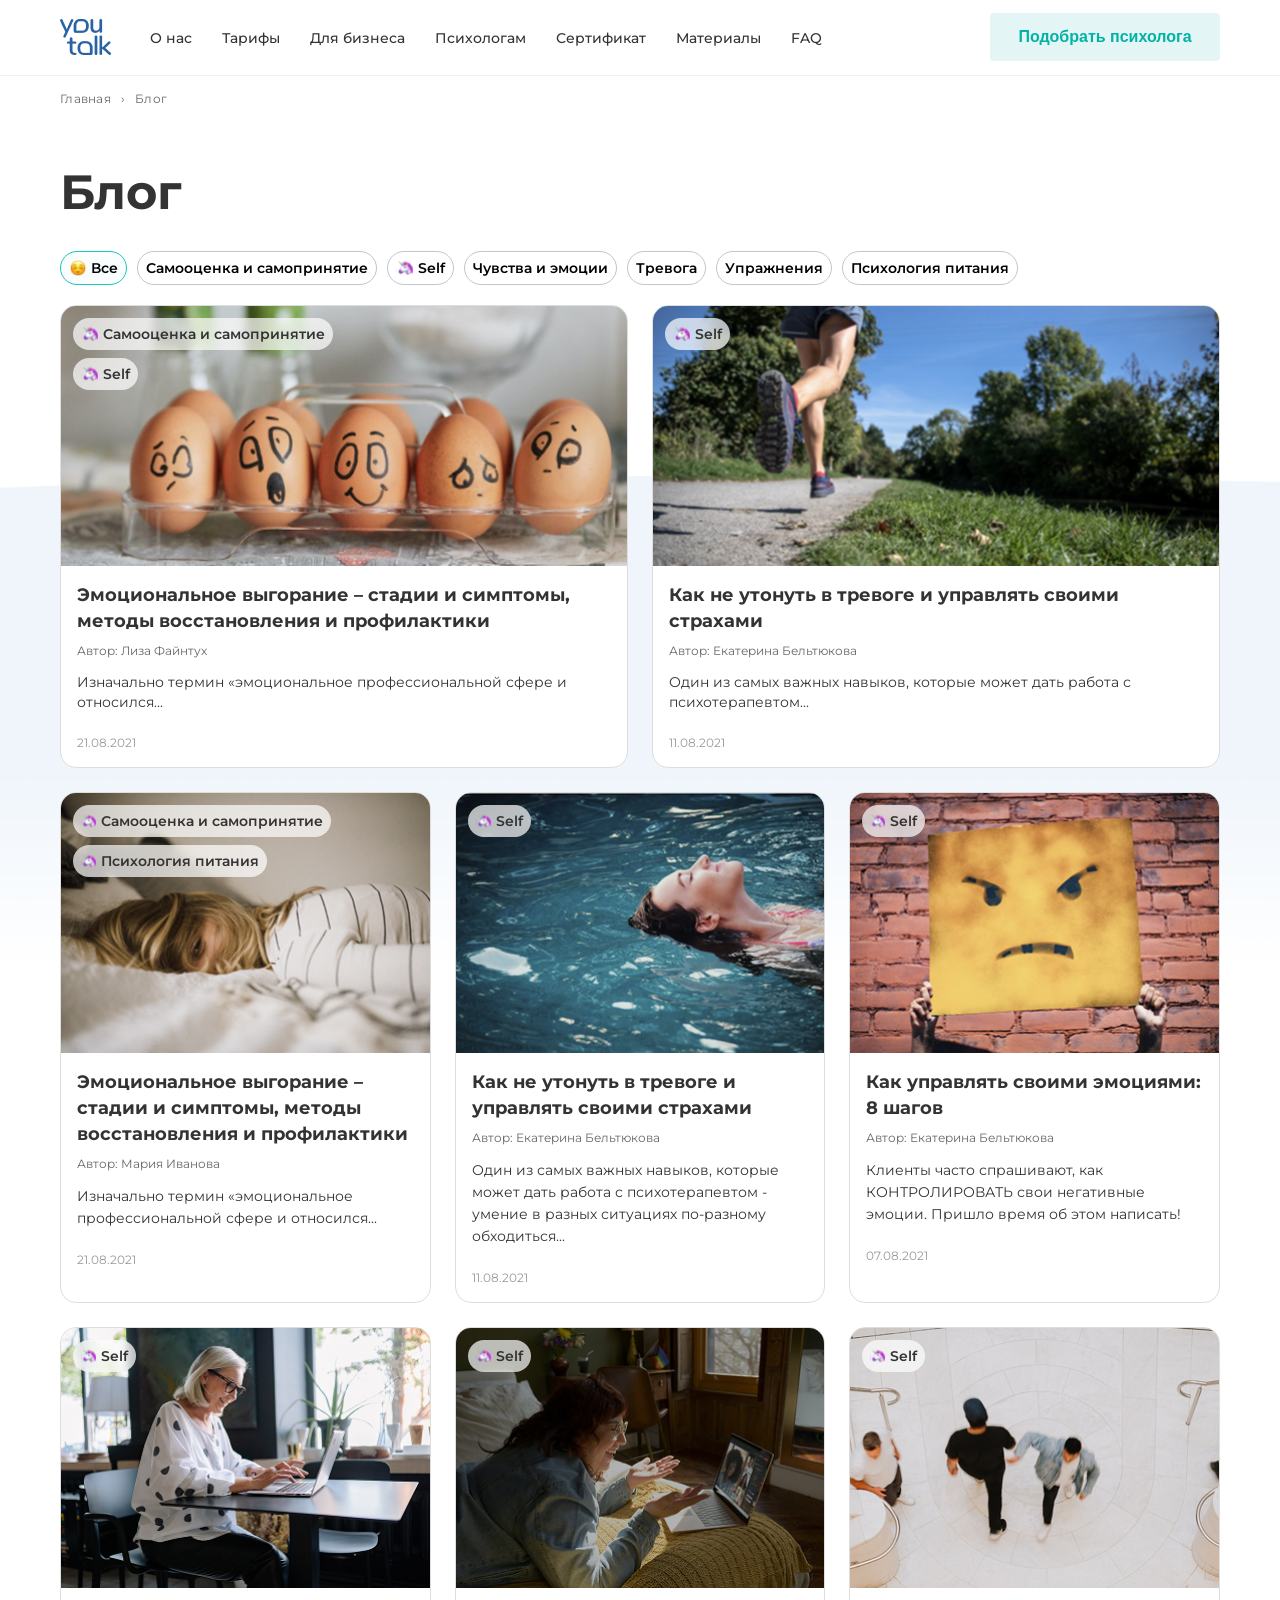
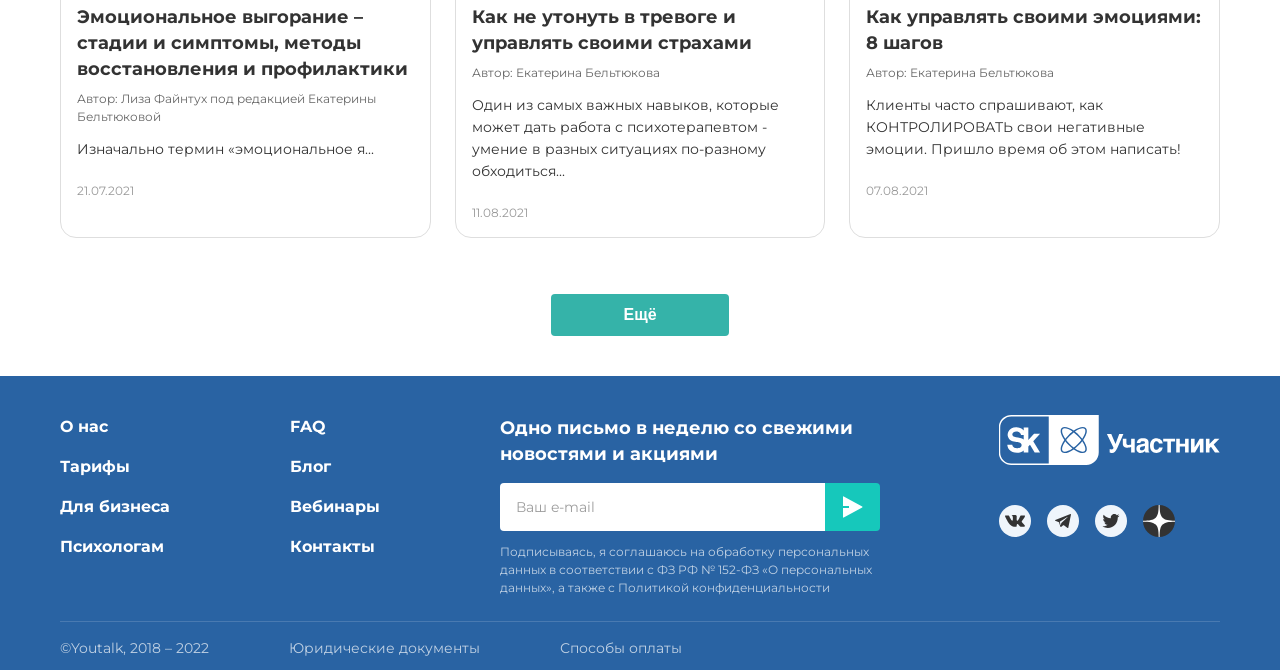
<file: Блог_YouTalk/index.html>
<!DOCTYPE html>
<html lang="ru">

<head>
  <meta charset="UTF-8">
  <meta name="viewport" content="width=device-width, initial-scale=1.0">
  <link rel="preconnect" href="https://fonts.googleapis.com">
  <link rel="preconnect" href="https://fonts.gstatic.com" crossorigin>
  <link href="https://fonts.googleapis.com/css2?family=Montserrat:wght@400;500;600;700&display=swap" rel="stylesheet">
  <title>YouTalk - Блог</title>
  <link rel="stylesheet" href="./css/style.css">
</head>

<body>

  <header class="header">
    <div class="container">
      <div class="header__wrapper">

        <a href="#" class="logo">
          <img src="images/logo.jpg" alt="YouTalk" class="logo__image">
        </a>

        <nav class="nav" aria-label="Основная навигация">
          <ul class="nav__list">
            <li class="nav__item"><a href="#" class="nav__link">О нас</a></li>
            <li class="nav__item"><a href="#" class="nav__link">Тарифы</a></li>
            <li class="nav__item"><a href="#" class="nav__link">Для бизнеса</a></li>
            <li class="nav__item"><a href="#" class="nav__link">Психологам</a></li>
            <li class="nav__item"><a href="#" class="nav__link">Сертификат</a></li>
            <li class="nav__item"><a href="#" class="nav__link">Материалы</a></li>
            <li class="nav__item"><a href="#" class="nav__link">FAQ</a></li>
          </ul>
        </nav>

        <button type="button" class="header__button">Подобрать психолога</button>

      </div>
    </div>
  </header>

  <main class="main">

    <section class="blog">
      <div class="container">

        <nav class="breadcrumbs breadcrumbs--blog" aria-label="Хлебные крошки">
          <a href="#" class="breadcrumbs__link">Главная</a>
          <span class="breadcrumbs__separator" aria-hidden="true">›</span>
          <span class="breadcrumbs__current" aria-current="page">Блог</span>
        </nav>

        <h1 class="blog__title">Блог</h1>

        <nav class="categories" aria-label="Категории статей">
          <button type="button" class="categories__button categories__button--active" aria-pressed="true">
            <img src="./images/Smiling Face.svg" alt="" aria-hidden="true" class="article-card__tag-icon"> Все
          </button>
          <button type="button" class="categories__button" aria-pressed="false">Самооценка и самопринятие</button>
          <button type="button" class="categories__button" aria-pressed="false">
            <img src="./images/Unicorn.svg" alt="" aria-hidden="true" class="article-card__tag-icon"> Self
          </button>
          <button type="button" class="categories__button" aria-pressed="false">Чувства и эмоции</button>
          <button type="button" class="categories__button" aria-pressed="false">Тревога</button>
          <button type="button" class="categories__button" aria-pressed="false">Упражнения</button>
          <button type="button" class="categories__button" aria-pressed="false">Психология питания</button>
        </nav>

        <div class="articles">

          <article class="article-card">
            <img src="./images/article-1.jpg" alt="Яйца с нарисованными маркером лицами" class="article-card__image">
            <div class="article-card__content">
              <ul class="article-card__tags">
                <li class="article-card__tag">
                  <img src="./images/Unicorn.svg" alt="" aria-hidden="true" class="article-card__tag-icon"> Самооценка и самопринятие
                </li>
                <li class="article-card__tag">
                  <img src="./images/Unicorn.svg" alt="" aria-hidden="true" class="article-card__tag-icon"> Self
                </li>
              </ul>
              <h2 class="article-card__title">Эмоциональное выгорание – стадии и симптомы, методы восстановления и профилактики</h2>
              <p class="article-card__author">Автор: Лиза Файнтух</p>
              <p class="article-card__text">Изначально термин «эмоциональное профессиональной сфере и относился...</p>
              <time class="article-card__date" datetime="2021-08-21">21.08.2021</time>
            </div>
          </article>

          <article class="article-card">
            <img src="./images/article-2.jpg" alt="Бег на природе" class="article-card__image">
            <div class="article-card__content">
              <ul class="article-card__tags">
                <li class="article-card__tag">
                  <img src="./images/Unicorn.svg" alt="" aria-hidden="true" class="article-card__tag-icon"> Self
                </li>
              </ul>
              <h2 class="article-card__title">Как не утонуть в тревоге и управлять своими страхами</h2>
              <p class="article-card__author">Автор: Екатерина Бельтюкова</p>
              <p class="article-card__text">Один из самых важных навыков, которые может дать работа с психотерапевтом...</p>
              <time class="article-card__date" datetime="2021-08-11">11.08.2021</time>
            </div>
          </article>

        </div>

        <div class="articles-grid">

          <article class="small-card">
            <img src="./images/article-3.jpg" alt="Бессилье" class="small-card__image">
            <ul class="small-card__tags">
              <li class="small-card__tag">
                <img src="./images/Unicorn.svg" alt="" aria-hidden="true" class="small-card__tag-icon"> Самооценка и самопринятие
              </li>
              <li class="small-card__tag">
                <img src="./images/Unicorn.svg" alt="" aria-hidden="true" class="small-card__tag-icon"> Психология питания
              </li>
            </ul>
            <div class="small-card__content">
              <h3 class="small-card__title">Эмоциональное выгорание – стадии и симптомы, методы восстановления и профилактики</h3>
              <p class="small-card__author">Автор: Мария Иванова</p>
              <p class="small-card__text">Изначально термин «эмоциональное профессиональной сфере и относился...</p>
              <time class="small-card__date" datetime="2021-08-21">21.08.2021</time>
            </div>
          </article>

          <article class="small-card">
            <img src="./images/article-4.jpg" alt="Плавание" class="small-card__image">
            <ul class="small-card__tags">
              <li class="small-card__tag">
                <img src="./images/Unicorn.svg" alt="" aria-hidden="true" class="small-card__tag-icon"> Self
              </li>
            </ul>
            <div class="small-card__content">
              <h3 class="small-card__title">Как не утонуть в тревоге и управлять своими страхами</h3>
              <p class="small-card__author">Автор: Екатерина Бельтюкова</p>
              <p class="small-card__text">Один из самых важных навыков, которые может дать работа с психотерапевтом - умение в разных ситуациях по-разному обходиться...</p>
              <time class="small-card__date" datetime="2021-08-11">11.08.2021</time>
            </div>
          </article>

          <article class="small-card">
            <img src="./images/article-5.jpg" alt="Злобный смайлик" class="small-card__image">
            <ul class="small-card__tags">
              <li class="small-card__tag">
                <img src="./images/Unicorn.svg" alt="" aria-hidden="true" class="small-card__tag-icon"> Self
              </li>
            </ul>
            <div class="small-card__content">
              <h3 class="small-card__title">Как управлять своими эмоциями: 8 шагов</h3>
              <p class="small-card__author">Автор: Екатерина Бельтюкова</p>
              <p class="small-card__text">Клиенты часто спрашивают, как КОНТРОЛИРОВАТЬ свои негативные эмоции. Пришло время об этом написать!</p>
              <time class="small-card__date" datetime="2021-08-07">07.08.2021</time>
            </div>
          </article>

          <article class="small-card">
            <img src="./images/article-6.jpg" alt="Статья о выгорании" class="small-card__image">
            <ul class="small-card__tags">
              <li class="small-card__tag">
                <img src="./images/Unicorn.svg" alt="" aria-hidden="true" class="small-card__tag-icon"> Self
              </li>
            </ul>
            <div class="small-card__content">
              <h3 class="small-card__title">Эмоциональное выгорание – стадии и симптомы, методы восстановления и профилактики</h3>
              <p class="small-card__author">Автор: Лиза Файнтух под редакцией Екатерины Бельтюковой</p>
              <p class="small-card__text">Изначально термин «эмоциональное я...</p>
              <time class="small-card__date" datetime="2021-07-21">21.07.2021</time>
            </div>
          </article>

          <article class="small-card">
            <img src="./images/article-7.jpg" alt="Радостная бабушка за компьютером" class="small-card__image">
            <ul class="small-card__tags">
              <li class="small-card__tag">
                <img src="./images/Unicorn.svg" alt="" aria-hidden="true" class="small-card__tag-icon"> Self
              </li>
            </ul>
            <div class="small-card__content">
              <h3 class="small-card__title">Как не утонуть в тревоге и управлять своими страхами</h3>
              <p class="small-card__author">Автор: Екатерина Бельтюкова</p>
              <p class="small-card__text">Один из самых важных навыков, которые может дать работа с психотерапевтом - умение в разных ситуациях по-разному обходиться...</p>
              <time class="small-card__date" datetime="2021-08-11">11.08.2021</time>
            </div>
          </article>

          <article class="small-card">
            <img src="./images/article-8.jpg" alt="Конфликт" class="small-card__image">
            <ul class="small-card__tags">
              <li class="small-card__tag">
                <img src="./images/Unicorn.svg" alt="" aria-hidden="true" class="small-card__tag-icon"> Self
              </li>
            </ul>
            <div class="small-card__content">
              <h3 class="small-card__title">Как управлять своими эмоциями: 8 шагов</h3>
              <p class="small-card__author">Автор: Екатерина Бельтюкова</p>
              <p class="small-card__text">Клиенты часто спрашивают, как КОНТРОЛИРОВАТЬ свои негативные эмоции. Пришло время об этом написать!</p>
              <time class="small-card__date" datetime="2021-08-07">07.08.2021</time>
            </div>
          </article>

        </div>

        <div class="blog__more">
          <button type="button" class="blog__more-button">Ещё</button>
        </div>

      </div>
    </section>

  </main>

  <footer class="footer">
    <div class="container">

      <div class="footer__top">

        <nav class="footer__nav" aria-label="Навигация в подвале">
          <div class="footer__column">
            <a href="#" class="footer__link">О нас</a>
            <a href="#" class="footer__link">Тарифы</a>
            <a href="#" class="footer__link">Для бизнеса</a>
            <a href="#" class="footer__link">Психологам</a>
          </div>
          <div class="footer__column">
            <a href="#" class="footer__link">FAQ</a>
            <a href="#" class="footer__link">Блог</a>
            <a href="#" class="footer__link">Вебинары</a>
            <a href="#" class="footer__link">Контакты</a>
          </div>
        </nav>

        <div class="footer__subscribe">
          <h3 class="footer__title">Одно письмо в неделю со свежими новостями и акциями</h3>
          <form class="footer__form" action="#" method="post">
            <label for="email" class="visually-hidden">Ваш e-mail</label>
            <input type="email" id="email" name="email" placeholder="Ваш e-mail" class="footer__input" required>
            <button type="submit" class="footer__button" aria-label="Подписаться">
              <img src="./images/paper_plane.svg" alt="" aria-hidden="true" style="display: block; margin: auto;">
            </button>
          </form>
          <p class="footer__text">
            Подписываясь, я соглашаюсь на обработку персональных данных в соответствии с ФЗ РФ № 152-ФЗ «О персональных данных», а также с Политикой конфиденциальности
          </p>
        </div>

        <div class="footer__socials">
          <img src="./images/Skolkovo_entrant.svg" alt="Участник Сколково" class="skolkovo_entrant">
          <div class="socials">
            <a href="#" class="socials__link" aria-label="ВКонтакте">
              <img src="./images/vk.svg" alt="VK">
            </a>
            <a href="#" class="socials__link" aria-label="Telegram">
              <img src="./images/telegram.svg" alt="Telegram">
            </a>
            <a href="#" class="socials__link" aria-label="Twitter">
              <img src="./images/twitter.svg" alt="Twitter">
            </a>
            <a href="#" class="socials__link" aria-label="Дзен">
              <img src="./images/dzen.svg" alt="Дзен">
            </a>
          </div>
        </div>

      </div>

      <div class="footer__bottom">
        <p class="footer__copyright">©Youtalk, 2018 – 2022</p>
        <a href="#" class="footer__bottom-link">Юридические документы</a>
        <a href="#" class="footer__bottom-link">Способы оплаты</a>
      </div>

    </div>
  </footer>

  <script src="./js/script.js"></script>
</body>
</html>
</file>
<file: Блог_YouTalk/css/style.css>
/* === ACCESSIBILITY === */
.visually-hidden {
  position: absolute;
  width: 1px;
  height: 1px;
  padding: 0;
  margin: -1px;
  overflow: hidden;
  clip: rect(0, 0, 0, 0);
  white-space: nowrap;
  border: 0;
}

/* === ОБЩЕЕ === */
* {
  margin: 0;
  padding: 0;
  box-sizing: border-box;
}

body {
  overflow-x: hidden;
  font-family: 'Montserrat', Arial, sans-serif;
  color: #333333;
  background-color: #FFFFFF;
}

a {
  text-decoration: none;
  color: inherit;
}

button {
  cursor: pointer;
  border: none;
}

img {
  max-width: 100%;
  display: block;
}

/* === КОНТЕЙНЕР === */
.container {
  max-width: 1200px;
  margin: 0 auto;
  padding: 0 20px;
}

/* === ШАПКА === */
.header {
  padding: 0;
  border-bottom: 1px solid #EFF2F2;
  height: 76px;
}

.header__wrapper {
  display: flex;
  align-items: center;
  justify-content: space-between;
  padding-top: 13px;
  padding-bottom: 15px;
}

.logo {
  display: flex;
  align-items: center;
}

.logo__image {
  width: 51px;
  height: auto;
  display: block;
}

.nav {
  margin-right: 130px;
}

.nav__list {
  display: flex;
  gap: 30px;
  list-style: none;
}

.nav__link {
  font-size: 14px;
  font-weight: 500;
  transition: 0.3s;
}

.nav__link:hover {
  color: #03B2A5;
}

.header__button {
  width: 230px;
  height: 48px;
  padding: 14px 20px;
  border-radius: 4px;
  background-color: #E3F5F5;
  color: #03B2A5;
  font-size: 16px;
  font-weight: 700;
  line-height: 100%;
  text-align: center;
  transition: 0.3s;
}

.header__button:hover {
  background-color: #03B2A5;
  color: white;
}

/* === ХЛЕБНЫЕ КРОШКИ === */
.breadcrumbs {
  display: flex;
  align-items: center;
  gap: 10px;
  font-weight: 400;
  margin-bottom: 55px;
  line-height: 18px;
  font-size: 12px;
  letter-spacing: 0.25px;
  color: #666666;
}

.breadcrumbs--blog {
  margin-top: -16px;
}

.breadcrumbs__link:hover {
  color: #03B2A5;
}

/* === БЛОГ (главная) === */
.blog {
  position: relative;
  padding: 30px 0 40px;
  overflow: hidden;
}

.blog::after {
  content: '';
  position: absolute;
  left: 0;
  bottom: 800px;
  width: 100%;
  height: 700px;
  background-image: url('../images/Vector.png');
  background-repeat: no-repeat;
  background-size: cover;
  z-index: -1;
}

.blog__title {
  margin-bottom: 30px;
  font-size: 48px;
  font-weight: 700;
}

/* === КАТЕГОРИИ === */
.categories {
  display: flex;
  flex-wrap: wrap;
  gap: 10px;
}

.categories__button {
  display: flex;
  align-items: center;
  gap: 4px;
  padding: 6px 8px;
  border: 1px solid #C1C5CD;
  border-radius: 24px;
  background-color: white;
  font-family: 'Montserrat', Arial, sans-serif;
  font-weight: 600;
  font-size: 14px;
  line-height: 20px;
  white-space: nowrap;
  transition: 0.3s;
}

.categories__button:hover {
  border-color: #03B2A5;
  color: #03B2A5;
}

.categories__button--active {
  border-color: #16C8BB;
  background-color: #F9FDFD;
}

/* === КАРТОЧКИ СТАТЕЙ (большие) === */
.articles {
  display: grid;
  grid-template-columns: repeat(2, 1fr);
  gap: 24px;
  margin-top: 20px;
}

.article-card {
  border: 1px solid #DEDEDE;
  border-radius: 16px;
  position: relative;
  overflow: hidden;
  background-color: white;
  transition: 0.3s;
}

.article-card:hover {
  transform: translateY(-5px);
  box-shadow: 0 10px 30px rgba(0, 0, 0, 0.08);
}

.article-card__image {
  width: 100%;
  height: 260px;
  object-fit: cover;
}

.article-card__content {
  padding: 16px;
}

.article-card__tags {
  position: absolute;
  top: 12px;
  left: 12px;
  display: flex;
  flex-direction: column;
  gap: 8px;
  list-style: none;
}

.article-card__tag {
  display: flex;
  align-items: center;
  gap: 4px;
  width: fit-content;
  border-radius: 24px;
  background-color: rgba(255, 255, 255, 0.7);
  backdrop-filter: blur(4px);
  padding: 6px 8px;
  font-weight: 600;
  font-size: 14px;
  line-height: 20px;
}

.article-card__tag-icon {
  width: 18px;
  height: 18px;
}

.article-card__title {
  margin-bottom: 8px;
  font-size: 18px;
  line-height: 26px;
}

.article-card__author {
  margin-bottom: 12px;
  font-size: 12px;
  font-weight: 400;
  line-height: 18px;
  color: #666666;
}

.article-card__text {
  margin-bottom: 20px;
  font-weight: 400;
  font-size: 14px;
  line-height: 20px;
}

.article-card__date {
  font-size: 12px;
  color: #999999;
}

/* === КАРТОЧКИ СТАТЕЙ (мелкие) === */
.articles-grid {
  display: grid;
  grid-template-columns: repeat(3, 1fr);
  gap: 24px;
  margin-top: 24px;
}

.small-card {
  position: relative;
  border: 1px solid #DEDEDE;
  border-radius: 16px;
  overflow: hidden;
  background-color: white;
  transition: 0.3s;
}

.small-card:hover {
  transform: translateY(-5px);
  box-shadow: 0 10px 30px rgba(0, 0, 0, 0.08);
}

.small-card__image {
  width: 100%;
  height: 260px;
  object-fit: cover;
}

.small-card__tags {
  position: absolute;
  top: 12px;
  left: 12px;
  display: flex;
  flex-direction: column;
  align-items: flex-start;
  gap: 8px;
  list-style: none;
}

.small-card__tag {
  display: inline-flex;
  align-items: center;
  gap: 4px;
  width: fit-content;
  border-radius: 24px;
  background-color: rgba(255, 255, 255, 0.7);
  backdrop-filter: blur(4px);
  padding: 6px 8px;
  font-weight: 600;
  font-size: 14px;
  line-height: 20px;
}

.small-card__tag-icon {
  width: 16px;
  height: 16px;
  flex-shrink: 0;
}

.small-card__content {
  padding: 16px;
}

.small-card__title {
  margin-bottom: 8px;
  font-size: 18px;
  line-height: 26px;
  font-weight: 700;
}

.small-card__author {
  margin-bottom: 12px;
  font-size: 12px;
  line-height: 18px;
  font-weight: 400;
  color: #666666;
}

.small-card__text {
  margin-bottom: 20px;
  font-size: 14px;
  line-height: 22px;
}

.small-card__date {
  font-size: 12px;
  color: #999999;
}

/* === КНОПКА "ЕЩЁ" === */
.blog__more {
  display: flex;
  justify-content: center;
  margin-top: 56px;
}

.blog__more-button {
  padding: 12px 72px;
  border-radius: 4px;
  background-color: #35B3A9;
  color: white;
  font-size: 16px;
  font-weight: 700;
  transition: 0.3s;
}

.blog__more-button:hover {
  background-color: #2A9C93;
}

/* === CTA === */
.cta {
  position: relative;
  padding: 20px 0 30px;
  overflow: hidden;
}

.cta__wrapper {
  display: flex;
  align-items: center;
  justify-content: space-between;
  gap: 40px;
  position: relative;
  z-index: 1;
}

.cta__content {
  max-width: 327px;
}

.cta__title {
  margin-bottom: 24px;
  font-size: 48px;
  line-height: 56px;
  font-weight: 700;
}

.cta__text {
  margin-bottom: 28px;
  font-size: 18px;
  line-height: 26px;
  font-weight: 400;
}

.cta__button {
  padding: 20px 24px;
  border-radius: 4px;
  background-color: #16C8BB;
  color: white;
  font-weight: 700;
  font-size: 16px;
  font-family: 'Montserrat', Arial, sans-serif;
  transition: 0.3s;
}

.cta__button:hover {
  background-color: #0fa89d;
}

.cta__image {
  width: 520px;
  max-width: 100%;
  height: auto;
  object-fit: contain;
  margin-top: 48px;
}

.cta__blob {
  position: absolute;
  right: -75px;
  top: 44%;
  transform: translateY(-50%);
  width: 240px;
  height: 250px;
  z-index: 0;
  pointer-events: none;
}

/* === ВОЛНА === */
.article-wave {
  width: 100%;
  height: 83px;
  background-image: url('../images/Vector1.png');
  background-repeat: no-repeat;
  background-size: cover;
  background-position: center bottom;
}

/* === ПОДВАЛ === */
.footer {
  padding: 39px 0 12px;
  background-color: #2963A3;
  color: white;
  width: 100%;
}

.footer .container {
  max-width: 1200px;
  width: 100%;
}

.footer__top {
  display: flex;
  padding-bottom: 24px;
  justify-content: space-between;
  align-items: flex-start;
  gap: 24px;
  border-bottom: 1px solid rgba(255, 255, 255, 0.15);
}

.footer__nav {
  display: flex;
  gap: 120px;
  flex-shrink: 0;
}

.footer__column {
  display: flex;
  flex-direction: column;
  gap: 16px;
}

.footer__link {
  font-size: 16px;
  font-weight: 700;
  line-height: 24px;
  transition: 0.3s;
}

.footer__link:hover {
  opacity: 0.7;
}

.footer__subscribe {
  flex: 1;
  max-width: 380px;
}

.footer__title {
  margin-bottom: 16px;
  font-size: 18px;
  line-height: 26px;
  font-weight: 700;
}

.footer__form {
  display: flex;
  margin-bottom: 12px;
  height: 48px;
}

.footer__input {
  width: 100%;
  padding: 14px 16px;
  border: none;
  outline: none;
  border-radius: 4px 0 0 4px;
  font-size: 14px;
  font-family: 'Montserrat', Arial, sans-serif;
}

.footer__input::placeholder {
  color: #9D9D9D;
  font-size: 14px;
  font-weight: 400;
}

.footer__button {
  width: 64px;
  background-color: #16C8BB;
  color: white;
  font-size: 24px;
  border-radius: 0 4px 4px 0;
  transition: 0.3s;
}

.footer__button:hover {
  background-color: #0fa89d;
}

.footer__text {
  font-size: 12px;
  line-height: 18px;
  opacity: 0.7;
  margin-top: 8px;
}

.footer__bottom {
  display: flex;
  gap: 80px;
  font-weight: 400;
  line-height: 20px;
  margin-top: 16px;
  font-size: 14px;
  opacity: 0.7;
}

.footer__socials {
  display: flex;
  flex-direction: column;
  gap: 40px;
  align-items: flex-start;
  flex-shrink: 0;
}

.skolkovo_entrant {
  width: 221px;
  height: auto;
}

.socials {
  display: flex;
  gap: 16px;
}

.socials__link {
  display: block;
  transition: 0.3s;
}

.socials__link:hover {
  transform: scale(1.1);
}

/* === СТРАНИЦА СТАТЬИ === */
.article-page {
  position: relative;
  padding: 15px 0 0;
}

.article-page__blob {
  position: absolute;
  right: -200px;
  top: 2370px;
  width: 640px;
  height: 600px;
  z-index: 0;
  pointer-events: none;
}

.article-page__wrapper {
  display: flex;
  justify-content: space-between;
  align-items: flex-start;
  gap: 24px;
  position: relative;
  z-index: 1;
}

.article-page__content {
  width: 100%;
  max-width: 691px;
}

.article-page__title {
  margin-bottom: 16px;
  font-size: 48px;
  line-height: 56px;
  font-weight: 700;
}

.article-page__info {
  display: flex;
  align-items: center;
  gap: 12px;
  margin-bottom: 24px;
  color: #666666;
  font-size: 14px;
}

.article-page__image {
  width: 100%;
  height: 331px;
  object-fit: cover;
  border-radius: 0;
  margin-bottom: 25px;
}

/* === СОДЕРЖАНИЕ === */
.article-page__toc {
  margin-bottom: 28px;
}

.article-page__toc-title {
  margin-bottom: 16px;
  font-size: 16px;
  font-weight: 700;
  line-height: 24px;
  color: #333333;
}

.article-page__toc-list,
.article-page__toc-list ul {
  list-style: none;
  margin: 0;
  padding: 0;
}

.article-page__toc-list li {
  position: relative;
  margin-bottom: 6px;
  padding-left: 18px;
}

.article-page__toc-list ul li {
  margin-bottom: 2px;
}

.article-page__toc-list > li::before {
  content: "";
  position: absolute;
  left: 0;
  top: 8px;
  width: 8px;
  height: 8px;
  border-radius: 50%;
  background-color: #03B2A5;
}

.article-page__toc-list li li,
.article-page__toc-list li li li {
  padding-left: 0;
}

.article-page__toc-list a {
  color: #333333;
  font-size: 16px;
  font-weight: 500;
  line-height: 24px;
  text-decoration: underline;
}

.article-page__toc-list a:hover {
  color: #03B2A5;
}

.article-page__toc-list ul {
  margin-top: 4px;
  margin-left: 16px;
}

/* === ТЕКСТ СТАТЬИ === */
.article-page__text {
  display: flex;
  flex-direction: column;
  gap: 24px;
  font-weight: 500;
  font-size: 16px;
  line-height: 24px;
}

.article-page__text h2 {
  margin-top: 8px;
  font-size: 24px;
  line-height: 32px;
  font-weight: 700;
}

.article-page__text p {
  line-height: 24px;
  font-weight: 500;
}

/* === СПИСОК === */
.article-page__list {
  list-style: none;
  padding-left: 0;
  display: flex;
  flex-direction: column;
  gap: 16px;
}

.article-page__list li {
  position: relative;
  padding-left: 24px;
  line-height: 24px;
  font-weight: 500;
}

.article-page__list li::before {
  content: '';
  position: absolute;
  left: 0;
  top: 10px;
  width: 8px;
  height: 8px;
  border-radius: 50%;
  background-color: #03B2A5;
}

/* === ЦИТАТА 1 === */
.article-page__quote--with-marks {
  position: relative;
  background-color: #F3F7FE;
  padding: 32px;
  border-radius: 16px;
  overflow: hidden;
}

.article-page__quote--with-marks::before {
  content: '';
  position: absolute;
  top: 24px;
  left: 33px;
  width: 55px;
  height: 36px;
  background-image: url('../images/quotation_marks1.png');
  background-repeat: no-repeat;
  background-size: contain;
}

.article-page__quote--with-marks p {
  position: relative;
  z-index: 1;
  font-style: italic;
  line-height: 26px;
  font-weight: 500;
}

.article-page__quote--with-marks cite {
  display: block;
  margin-top: 12px;
  font-style: normal;
  font-weight: 700;
  position: relative;
  z-index: 1;
}

/* === ЦИТАТА 2 === */
.article-page__quote--centered {
  position: relative;
  background-color: #FFFFFF;
  padding: 48px 32px;
  text-align: center;
  overflow: hidden;
}

.article-page__quote-blob {
  position: absolute;
  top: 50%;
  left: 50%;
  transform: translate(-50%, -50%);
  width: 280px;
  height: 280px;
  z-index: 0;
  pointer-events: none;
}

.article-page__quote--centered p {
  position: relative;
  z-index: 1;
  font-style: italic;
  font-size: 16px;
  line-height: 24px;
  font-weight: 400;
  max-width: 480px;
  margin: 0 auto;
}

/* === КАРТИНКИ === */
.article-page__inner-image {
  width: 100%;
  height: 331px;
  object-fit: cover;
  border-radius: 0;
}

.article-page__figure {
  display: flex;
  flex-direction: column;
  gap: 16px;
}

.article-page__figure figcaption {
  color: #666666;
  font-size: 14px;
  line-height: 22px;
}

/* === FLOAT-БЛОК === */
.article-page__float {
  display: flex;
  gap: 24px;
  align-items: flex-start;
}

.article-page__float-image {
  width: 282px;
  min-width: 282px;
  height: 380px;
  object-fit: cover;
  border-radius: 0;
  flex-shrink: 0;
}

.article-page__float-image--horizontal {
  width: 280px;
  min-width: 280px;
  height: 190px;
  object-fit: cover;
  border-radius: 0;
  flex-shrink: 0;
}

.article-page__float-text {
  display: flex;
  flex-direction: column;
  gap: 16px;
}

.article-page__float-text p {
  line-height: 24px;
  font-size: 16px;
  font-weight: 500;
}

/* === ДВЕ КОЛОНКИ === */
.article-page__columns {
  display: grid;
  grid-template-columns: repeat(2, 1fr);
  gap: 24px;
}

.article-page__column {
  display: flex;
  flex-direction: column;
  gap: 16px;
  align-items: start;
}

.article-page__column-image {
  width: 100%;
  height: 235px;
  object-fit: cover;
  border-radius: 0;
}

.article-page__column p {
  line-height: 24px;
  font-weight: 500;
}

/* === УПРАЖНЕНИЯ === */
.article-page__note {
  padding: 24px;
  border-radius: 16px;
  font-weight: 500;
  background-color: #FEFAEC;
  line-height: 24px;
}

.article-page__note--peach {
  background-color: #FFF0E8;
}

.article-page__note--teal {
  background-color: #E3F5F5;
}

.article-page__note-title {
  font-weight: 700;
  font-size: 16px;
  margin-bottom: 8px;
}

/* === РАЗДЕЛИТЕЛЬ С МОЛНИЕЙ === */
.article-page__divider {
  display: flex;
  justify-content: center;
  align-items: center;
  padding: 8px 0;
}

.article-page__divider img {
  width: 179px;
  height: 32px;
  display: block;
}

/* === ТЕГИ ВНИЗУ === */
.article-page__tags-bottom {
  display: flex;
  flex-wrap: wrap;
  align-items: center;
  gap: 4px 8px;
  font-size: 14px;
  font-weight: 400;
  line-height: 20px;
}

.article-page__tag-link {
  color: #2963A3;
  text-decoration: none;
}

.article-page__tag-link:hover {
  text-decoration: underline;
}

.article-page__tags-bottom span {
  color: #999999;
}

/* === СЕРАЯ ЛИНИЯ === */
.article-page__hr {
  border: none;
  border-top: 1px solid #DEDEDE;
  margin-top: 48px;
  display: block;
  width: 100%;
}

/* === САЙДБАР === */
.sidebar {
  top: 24px;
  width: 282px;
  display: flex;
  flex-direction: column;
  gap: 24px;
  flex-shrink: 0;
  padding-top: 87px;
}

.sidebar__support {
  padding: 24px;
  background-color: #E6F0FD;
  border-radius: 16px;
}

.sidebar__support-image {
  margin-bottom: 24px;
  border-radius: 12px;
}

.sidebar__support-title {
  margin-bottom: 12px;
  text-align: center;
  font-size: 18px;
  line-height: 24px;
  font-weight: 700;
}

.sidebar__support-text {
  margin-bottom: 24px;
  text-align: center;
  line-height: 24px;
}

.sidebar__psychologist {
  position: relative;
  padding: 24px;
  border: 1px solid #DEDEDE;
  border-radius: 16px;
  background-color: white;
}

.sidebar__labels {
  position: absolute;
  top: 16px;
  left: 16px;
  display: flex;
  flex-direction: column;
  gap: 8px;
  align-items: flex-start;
}

.sidebar__label {
  display: inline-flex;
  align-items: center;
  width: fit-content;
  padding: 6px 8px;
  border-radius: 6px;
  background: rgba(243, 244, 248, 0.5);
  font-size: 12px;
  font-weight: 500;
}

.sidebar__psychologist-image {
  display: block;
  width: 125px;
  min-width: 125px;
  height: 125px;
  min-height: 125px;
  margin: 1px auto 16px;
  border-radius: 50%;
  object-fit: cover;
  flex-shrink: 0;
}

.sidebar__psychologist-name {
  margin-bottom: 4px;
  text-align: center;
  font-size: 20px;
  font-weight: 700;
}

.sidebar__psychologist-job {
  margin-bottom: 4px;
  text-align: center;
  font-size: 14px;
}

.sidebar__psychologist-info {
  display: flex;
  justify-content: center;
  gap: 8px;
  margin-bottom: 16px;
  color: #A2A7B1;
  font-size: 14px;
}

.sidebar__divider {
  height: 1px;
  margin-bottom: 16px;
  background: #DEDEDE;
}

.sidebar__psychologist-details h4 {
  margin-bottom: 12px;
  font-size: 16px;
}

.sidebar__psychologist-details ul {
  display: flex;
  flex-direction: column;
  gap: 8px;
  padding-left: 18px;
  margin-bottom: 24px;
}

.sidebar__psychologist-details li::marker {
  color: #03B2A5;
}

.sidebar__banner {
  overflow: hidden;
  border-radius: 16px;
}

.sidebar__banner-image {
  width: 100%;
  display: block;
  border-radius: 16px;
}

.sidebar__gift {
  position: relative;
  overflow: hidden;
  padding: 31px;
  border: 1px solid #DEDEDE;
  border-radius: 24px;
  background: white;
  width: 100%;
  height: 304px;
  box-sizing: border-box;
  flex-shrink: 0;
}

.sidebar__gift-content {
  position: relative;
  z-index: 2;
  width: 218px;
  display: flex;
  flex-direction: column;
  gap: 16px;
}

.sidebar__gift-title {
  margin-bottom: 0;
  display: flex;
  align-items: center;
  gap: 4px;
}

.sidebar__gift-number {
  font-size: 24px;
  line-height: 32px;
  font-weight: 700;
  color: #2963A3;
}

.sidebar__gift-label {
  margin-top: 3px;
  font-size: 18px;
  line-height: 26px;
  font-weight: 700;
  color: #2963A3;
}

.sidebar__gift-text {
  font-size: 14px;
  margin-bottom: 0;
  max-width: 200px;
  line-height: 20px;
  font-weight: 400;
}

.sidebar__gift-price {
  margin-bottom: 0;
  font-size: 24px;
  font-weight: 700;
  line-height: 32px;
}

.sidebar__gift-image {
  position: absolute;
}

.sidebar__gift-image--1 {
  right: 5px;
  bottom: 0;
  z-index: 1;
}

.sidebar__gift-image--2 {
  right: 0;
  bottom: -1px;
  z-index: 3;
}

.sidebar__button {
  width: 100%;
  height: 48px;
  padding: 12px 16px;
  border-radius: 4px;
  background-color: #35B3A9;
  color: white;
  font-size: 16px;
  font-weight: 700;
  font-family: 'Montserrat', Arial, sans-serif;
  transition: 0.3s;
  text-align: center;
  border: none;
  cursor: pointer;
}

.sidebar__gift .sidebar__button {
  width: 108px;
}

.sidebar__button:hover {
  background-color: #2A9C93;
}

/* === АДАПТИВ === */
@media (max-width: 1024px) {
  .articles {
    grid-template-columns: 1fr;
  }

  .articles-grid {
    grid-template-columns: repeat(2, 1fr);
  }
}

@media (max-width: 768px) {
  .nav {
    display: none;
  }

  .article-page__wrapper {
    flex-direction: column;
  }

  .sidebar {
    width: 100%;
    padding-top: 0;
  }

  .cta__wrapper {
    flex-direction: column;
    gap: 24px;
  }

  .footer__top {
    flex-direction: column;
  }

  .footer__nav {
    gap: 40px;
  }

  .articles-grid {
    grid-template-columns: 1fr;
  }

  .article-page__columns {
    grid-template-columns: 1fr;
  }

  .article-page__float {
    flex-direction: column;
  }

  .article-page__float-image,
  .article-page__float-image--horizontal {
    width: 100%;
    height: 250px;
    min-width: unset;
  }
}
</file>
